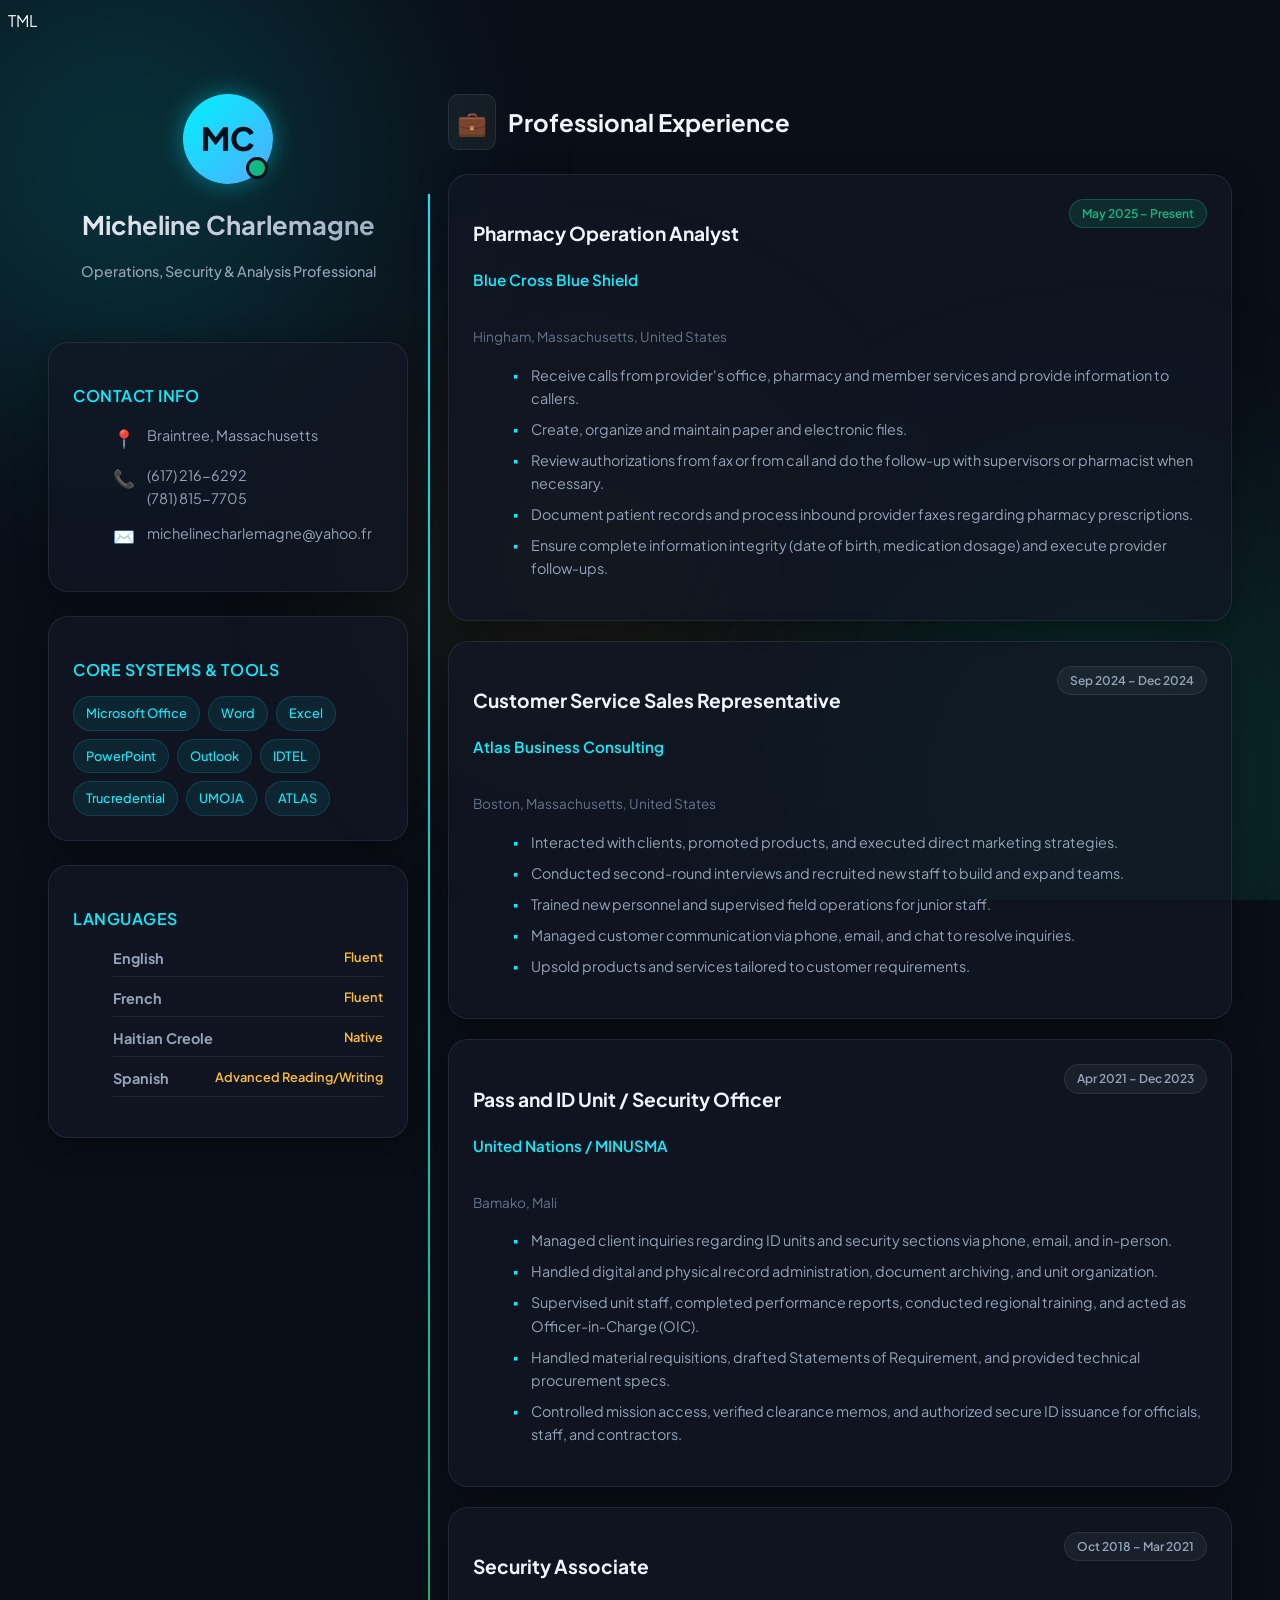
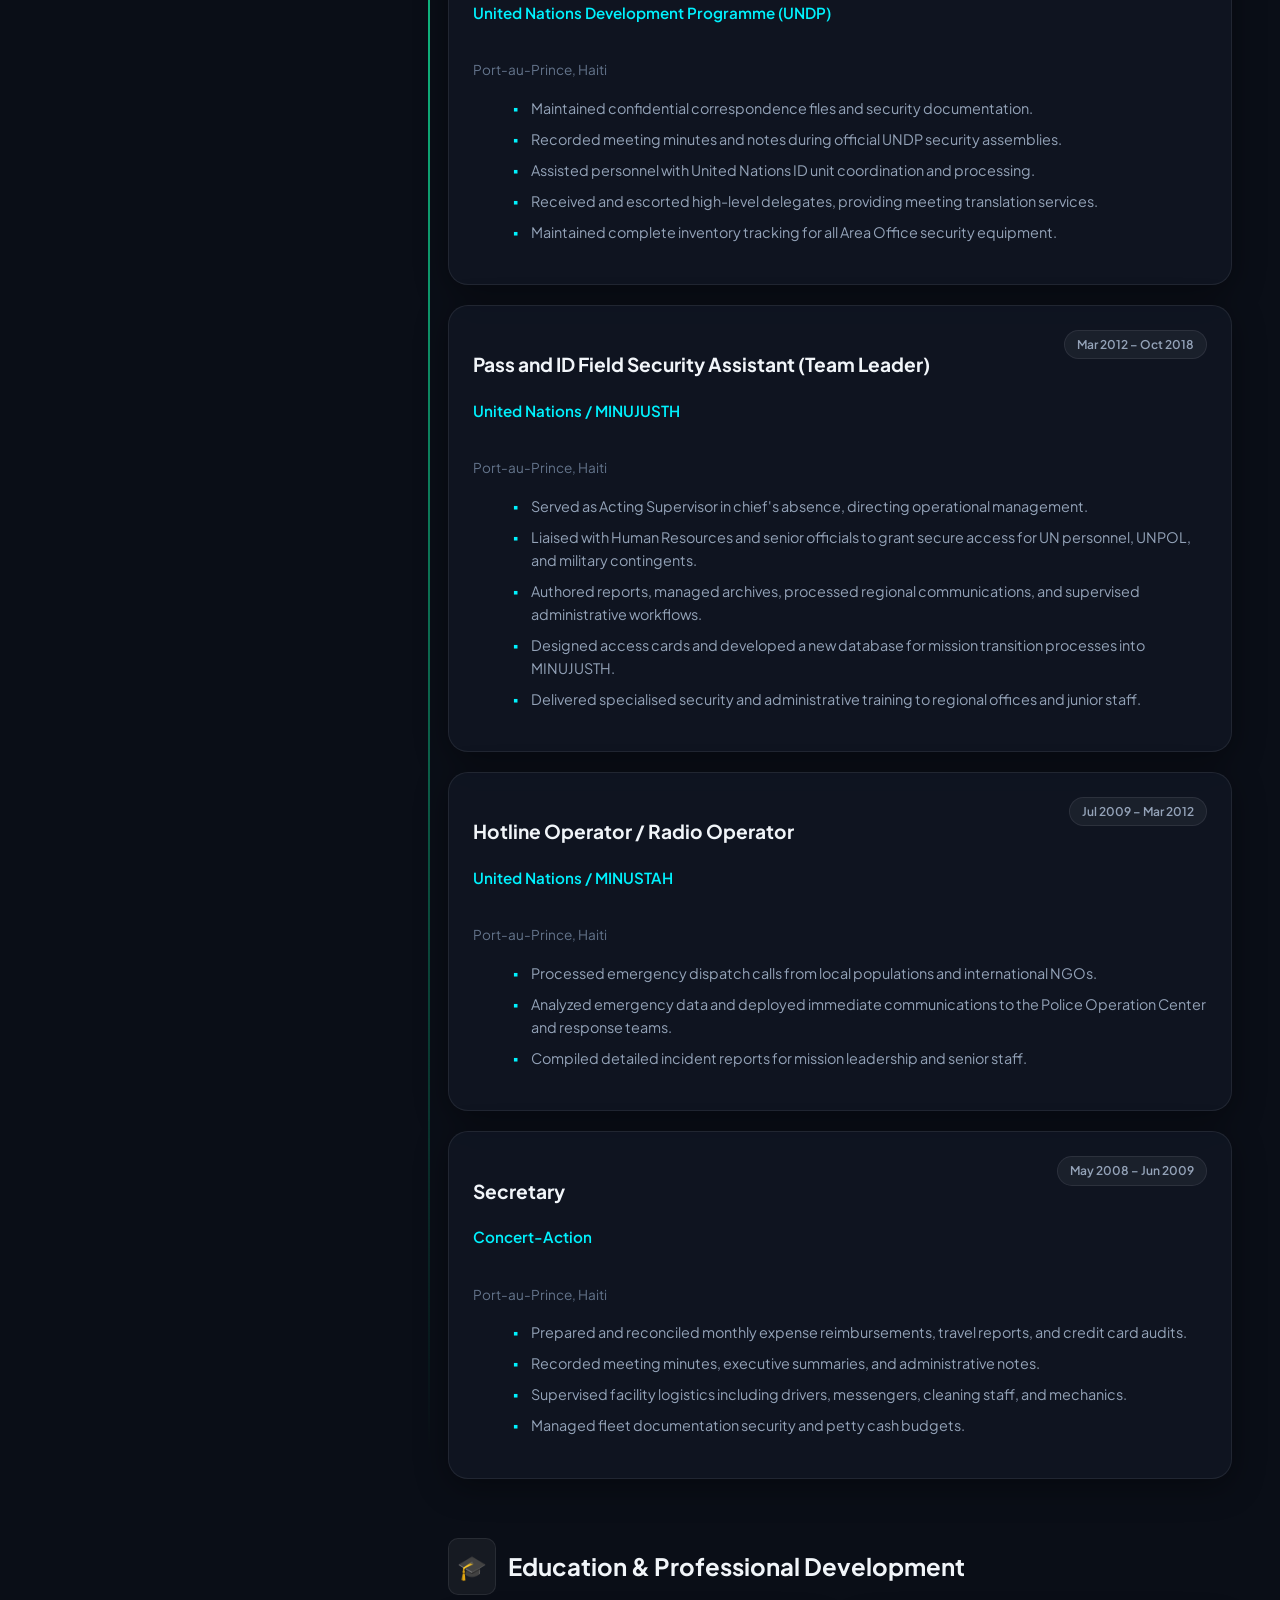
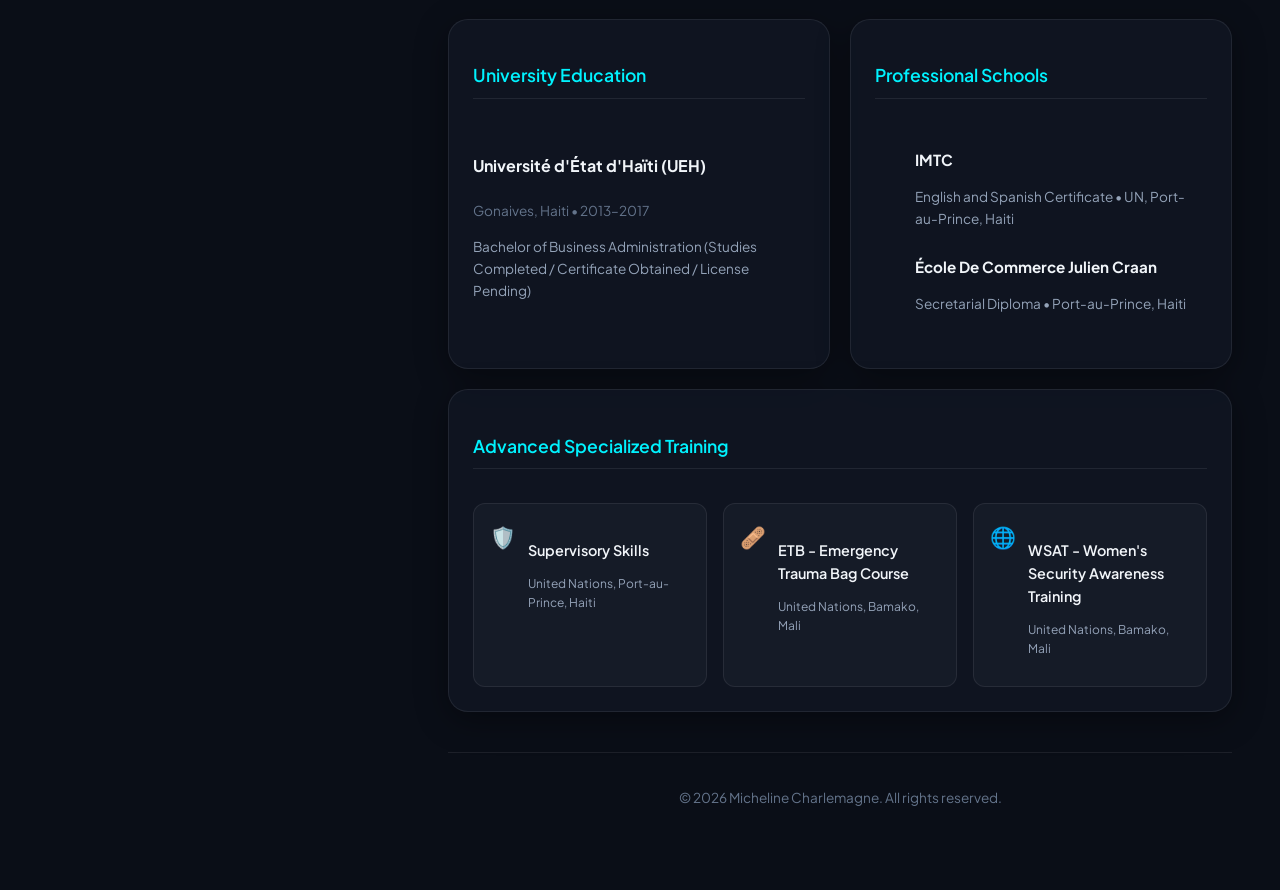
<file: index.html>
TML
<!DOCTYPE html>
<html lang="en">
<head>
    <meta charset="UTF-8">
    <meta name="viewport" content="width=device-width, initial-scale=1.0">
    <title>Micheline Charlemagne | Professional Portfolio</title>
    <link rel="stylesheet" href="style.css">
    <link rel="preconnect" href="https://fonts.googleapis.com">
    <link rel="preconnect" href="https://fonts.gstatic.com" crossorigin>
    <link href="https://fonts.googleapis.com/css2?family=Plus+Jakarta+Sans:wght@300;400;500;600;700;800&display=swap" rel="stylesheet">
</head>
<body>

    <div class="ambient-background">
        <div class="glow-orb orb-1"></div>
        <div class="glow-orb orb-2"></div>
        <div class="glow-orb orb-3"></div>
    </div>

    <div class="portfolio-layout">
        
        <!-- Sidebar / Profile Header -->
        <aside class="profile-sidebar">
            <div class="profile-header">
                <div class="avatar-container">
                    <span class="avatar-initials">MC</span>
                    <div class="status-badge" title="Active & Available"></div>
                </div>
                <h1>Micheline Charlemagne</h1>
                <p class="job-title">Operations, Security & Analysis Professional</p>
            </div>

            <div class="contact-card glass-panel">
                <h3>Contact Info</h3>
                <ul>
                    <li>
                        <span class="icon">📍</span>
                        <span>Braintree, Massachusetts</span>
                    </li>
                    <li>
                        <span class="icon">📞</span>
                        <div class="phones">
                            <a href="tel:6172166292">(617) 216-6292</a><br>
                            <a href="tel:7818157705">(781) 815-7705</a>
                        </div>
                    </li>
                    <li>
                        <span class="icon">✉️</span>
                        <a href="mailto:michelinecharlemagne@yahoo.fr">michelinecharlemagne@yahoo.fr</a>
                    </li>
                </ul>
            </div>

            <div class="skills-card glass-panel">
                <h3>Core Systems & Tools</h3>
                <div class="tag-cloud">
                    <span>Microsoft Office</span>
                    <span>Word</span>
                    <span>Excel</span>
                    <span>PowerPoint</span>
                    <span>Outlook</span>
                    <span>IDTEL</span>
                    <span>Trucredential</span>
                    <span>UMOJA</span>
                    <span>ATLAS</span>
                </div>
            </div>

            <div class="languages-card glass-panel">
                <h3>Languages</h3>
                <ul class="lang-list">
                    <li><strong>English</strong> <span class="level">Fluent</span></li>
                    <li><strong>French</strong> <span class="level">Fluent</span></li>
                    <li><strong>Haitian Creole</strong> <span class="level">Native</span></li>
                    <li><strong>Spanish</strong> <span class="level">Advanced Reading/Writing</span></li>
                </ul>
            </div>
        </aside>

        <!-- Main Content Area -->
        <main class="main-content">
            
            <!-- Professional Experience Section -->
            <section class="content-section">
                <h2><span class="heading-icon">💼</span> Professional Experience</h2>
                
                <div class="timeline">

                    <article class="timeline-card glass-panel">
                        <div class="card-header">
                            <div>
                                <h3>Pharmacy Operation Analyst</h3>
                                <h4 class="company">Blue Cross Blue Shield</h4>
                            </div>
                            <span class="date-badge current">May 2025 – Present</span>
                        </div>
                        <p class="location">Hingham, Massachusetts, United States</p>
                        <ul class="bullet-list">
                            <li>Receive calls from provider's office, pharmacy and member services and provide information to callers.</li>
                            <li>Create, organize and maintain paper and electronic files.</li>
                            <li>Review authorizations from fax or from call and do the follow-up with supervisors or pharmacist when necessary.</li>
                            <li>Document patient records and process inbound provider faxes regarding pharmacy prescriptions.</li>
                            <li>Ensure complete information integrity (date of birth, medication dosage) and execute provider follow-ups.</li>
                        </ul>
                    </article>

                    <article class="timeline-card glass-panel">
                        <div class="card-header">
                            <div>
                                <h3>Customer Service Sales Representative</h3>
                                <h4 class="company">Atlas Business Consulting</h4>
                            </div>
                            <span class="date-badge">Sep 2024 – Dec 2024</span>
                        </div>
                        <p class="location">Boston, Massachusetts, United States</p>
                        <ul class="bullet-list">
                            <li>Interacted with clients, promoted products, and executed direct marketing strategies.</li>
                            <li>Conducted second-round interviews and recruited new staff to build and expand teams.</li>
                            <li>Trained new personnel and supervised field operations for junior staff.</li>
                            <li>Managed customer communication via phone, email, and chat to resolve inquiries.</li>
                            <li>Upsold products and services tailored to customer requirements.</li>
                        </ul>
                    </article>

                    <article class="timeline-card glass-panel">
                        <div class="card-header">
                            <div>
                                <h3>Pass and ID Unit / Security Officer</h3>
                                <h4 class="company">United Nations / MINUSMA</h4>
                            </div>
                            <span class="date-badge">Apr 2021 – Dec 2023</span>
                        </div>
                        <p class="location">Bamako, Mali</p>
                        <ul class="bullet-list">
                            <li>Managed client inquiries regarding ID units and security sections via phone, email, and in-person.</li>
                            <li>Handled digital and physical record administration, document archiving, and unit organization.</li>
                            <li>Supervised unit staff, completed performance reports, conducted regional training, and acted as Officer-in-Charge (OIC).</li>
                            <li>Handled material requisitions, drafted Statements of Requirement, and provided technical procurement specs.</li>
                            <li>Controlled mission access, verified clearance memos, and authorized secure ID issuance for officials, staff, and contractors.</li>
                        </ul>
                    </article>

                    <article class="timeline-card glass-panel">
                        <div class="card-header">
                            <div>
                                <h3>Security Associate</h3>
                                <h4 class="company">United Nations Development Programme (UNDP)</h4>
                            </div>
                            <span class="date-badge">Oct 2018 – Mar 2021</span>
                        </div>
                        <p class="location">Port-au-Prince, Haiti</p>
                        <ul class="bullet-list">
                            <li>Maintained confidential correspondence files and security documentation.</li>
                            <li>Recorded meeting minutes and notes during official UNDP security assemblies.</li>
                            <li>Assisted personnel with United Nations ID unit coordination and processing.</li>
                            <li>Received and escorted high-level delegates, providing meeting translation services.</li>
                            <li>Maintained complete inventory tracking for all Area Office security equipment.</li>
                        </ul>
                    </article>

                    <article class="timeline-card glass-panel">
                        <div class="card-header">
                            <div>
                                <h3>Pass and ID Field Security Assistant (Team Leader)</h3>
                                <h4 class="company">United Nations / MINUJUSTH</h4>
                            </div>
                            <span class="date-badge">Mar 2012 – Oct 2018</span>
                        </div>
                        <p class="location">Port-au-Prince, Haiti</p>
                        <ul class="bullet-list">
                            <li>Served as Acting Supervisor in chief's absence, directing operational management.</li>
                            <li>Liaised with Human Resources and senior officials to grant secure access for UN personnel, UNPOL, and military contingents.</li>
                            <li>Authored reports, managed archives, processed regional communications, and supervised administrative workflows.</li>
                            <li>Designed access cards and developed a new database for mission transition processes into MINUJUSTH.</li>
                            <li>Delivered specialised security and administrative training to regional offices and junior staff.</li>
                        </ul>
                    </article>

                    <article class="timeline-card glass-panel">
                        <div class="card-header">
                            <div>
                                <h3>Hotline Operator / Radio Operator</h3>
                                <h4 class="company">United Nations / MINUSTAH</h4>
                            </div>
                            <span class="date-badge">Jul 2009 – Mar 2012</span>
                        </div>
                        <p class="location">Port-au-Prince, Haiti</p>
                        <ul class="bullet-list">
                            <li>Processed emergency dispatch calls from local populations and international NGOs.</li>
                            <li>Analyzed emergency data and deployed immediate communications to the Police Operation Center and response teams.</li>
                            <li>Compiled detailed incident reports for mission leadership and senior staff.</li>
                        </ul>
                    </article>

                    <article class="timeline-card glass-panel">
                        <div class="card-header">
                            <div>
                                <h3>Secretary</h3>
                                <h4 class="company">Concert-Action</h4>
                            </div>
                            <span class="date-badge">May 2008 – Jun 2009</span>
                        </div>
                        <p class="location">Port-au-Prince, Haiti</p>
                        <ul class="bullet-list">
                            <li>Prepared and reconciled monthly expense reimbursements, travel reports, and credit card audits.</li>
                            <li>Recorded meeting minutes, executive summaries, and administrative notes.</li>
                            <li>Supervised facility logistics including drivers, messengers, cleaning staff, and mechanics.</li>
                            <li>Managed fleet documentation security and petty cash budgets.</li>
                        </ul>
                    </article>

                </div>
            </section>

            <!-- Education & Training Section -->
            <section class="content-section">
                <h2><span class="heading-icon">🎓</span> Education & Professional Development</h2>
                
                <div class="grid-container">
                    
                    <div class="glass-panel info-card">
                        <h3>University Education</h3>
                        <div class="edu-item">
                            <h4>Université d'État d'Haïti (UEH)</h4>
                            <p class="location">Gonaives, Haiti • 2013–2017</p>
                            <p class="detail">Bachelor of Business Administration (Studies Completed / Certificate Obtained / License Pending)</p>
                        </div>
                    </div>

                    <div class="glass-panel info-card">
                        <h3>Professional Schools</h3>
                        <ul class="clean-list">
                            <li>
                                <strong>IMTC</strong>
                                <p>English and Spanish Certificate • UN, Port-au-Prince, Haiti</p>
                            </li>
                            <li>
                                <strong>École De Commerce Julien Craan</strong>
                                <p>Secretarial Diploma • Port-au-Prince, Haiti</p>
                            </li>
                        </ul>
                    </div>

                    <div class="glass-panel info-card full-span">
                        <h3>Advanced Specialized Training</h3>
                        <div class="trainings-grid">
                            <div class="training-badge">
                                <span class="badge-icon">🛡️</span>
                                <div>
                                    <h4>Supervisory Skills</h4>
                                    <p>United Nations, Port-au-Prince, Haiti</p>
                                </div>
                            </div>
                            <div class="training-badge">
                                <span class="badge-icon">🩹</span>
                                <div>
                                    <h4>ETB - Emergency Trauma Bag Course</h4>
                                    <p>United Nations, Bamako, Mali</p>
                                </div>
                            </div>
                            <div class="training-badge">
                                <span class="badge-icon">🌐</span>
                                <div>
                                    <h4>WSAT - Women's Security Awareness Training</h4>
                                    <p>United Nations, Bamako, Mali</p>
                                </div>
                            </div>
                        </div>
                    </div>

                </div>
            </section>

            <footer class="site-footer">
                <p>&copy; 2026 Micheline Charlemagne. All rights reserved.</p>
            </footer>

        </main>

    </div>

</body>
</html
</file>
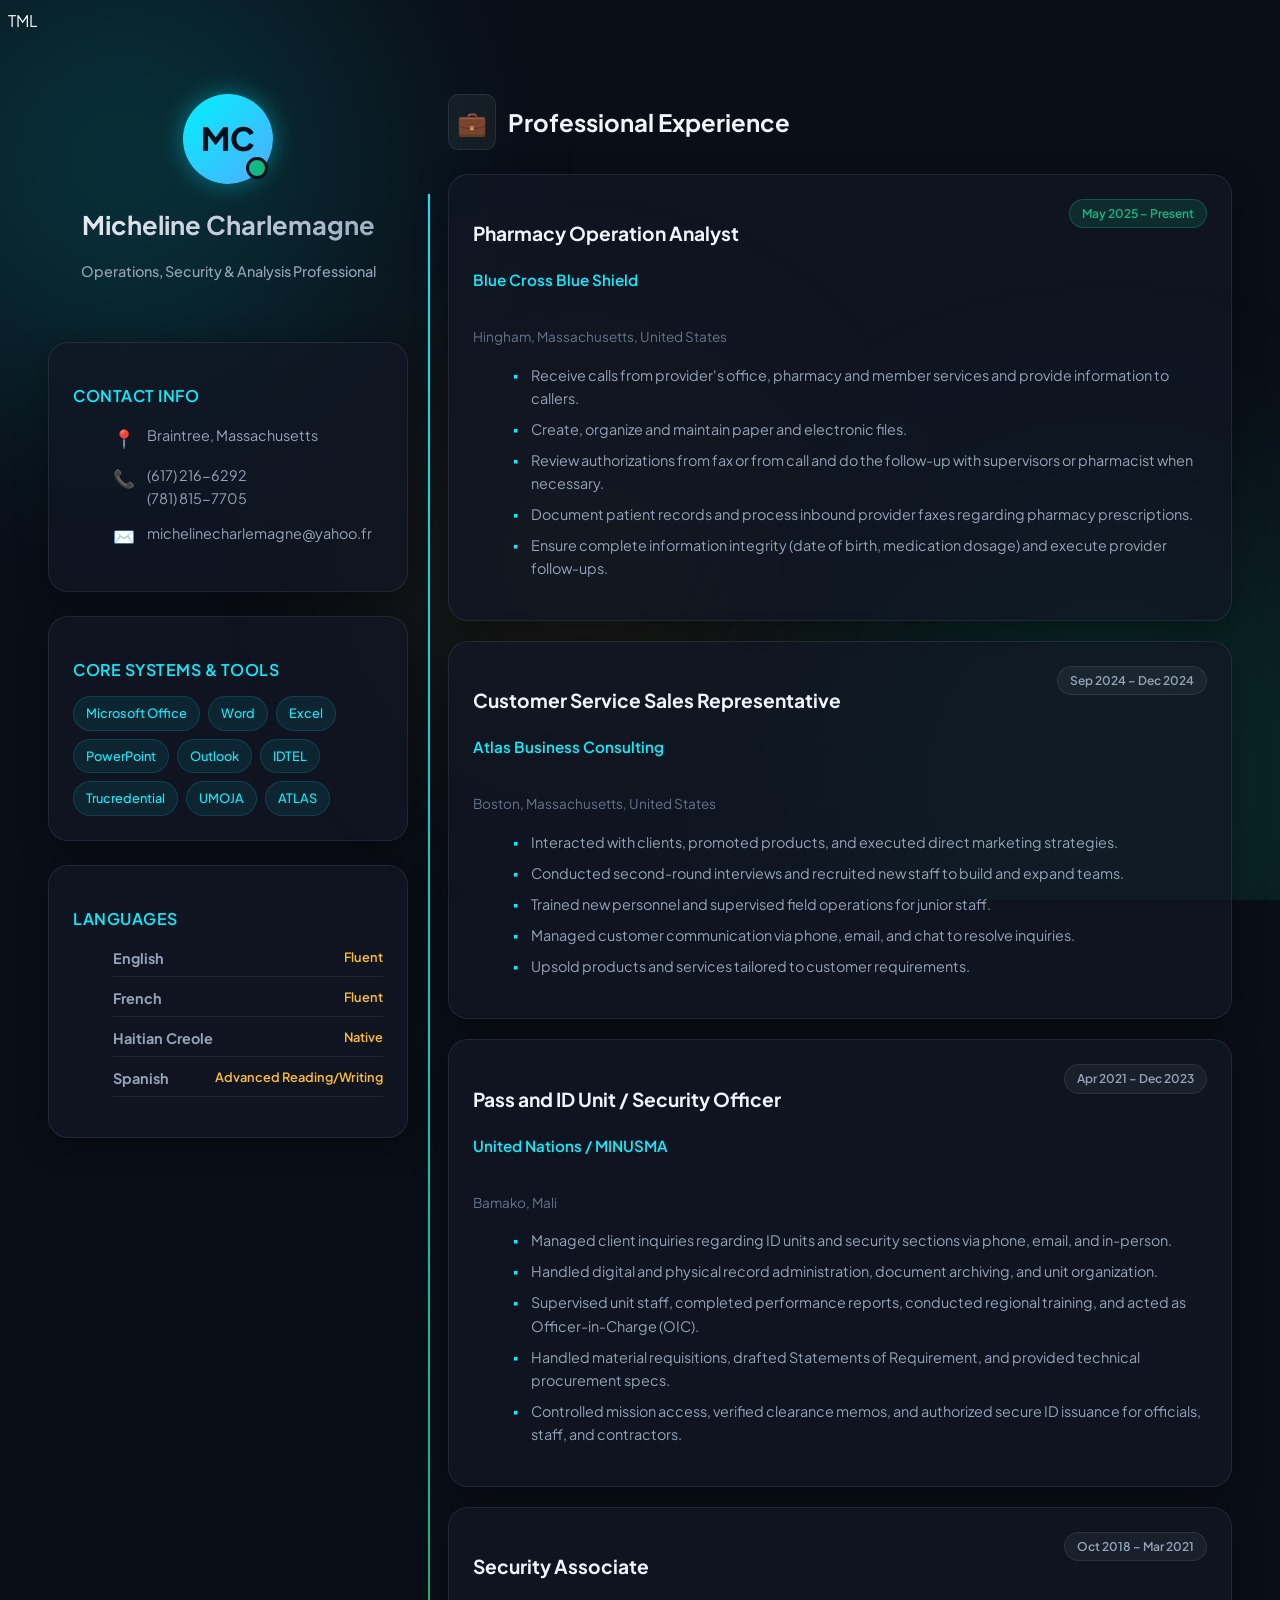
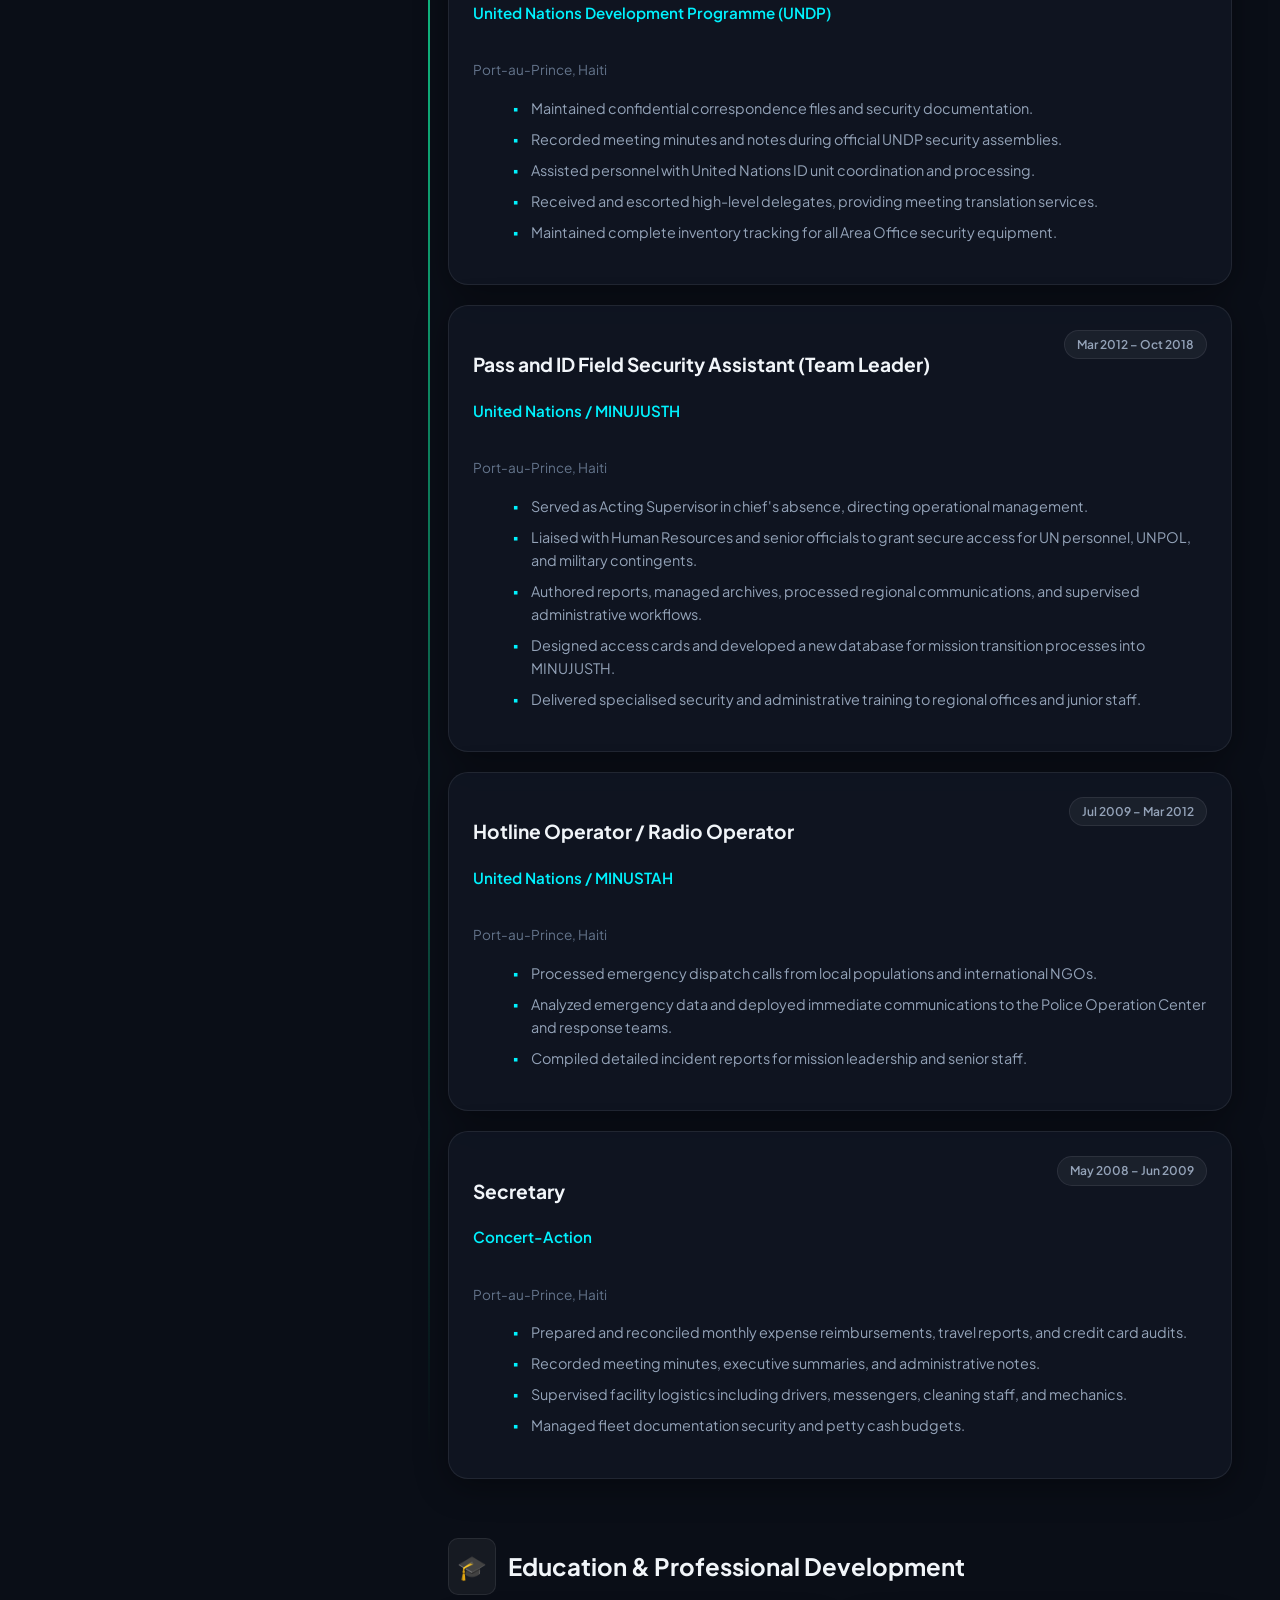
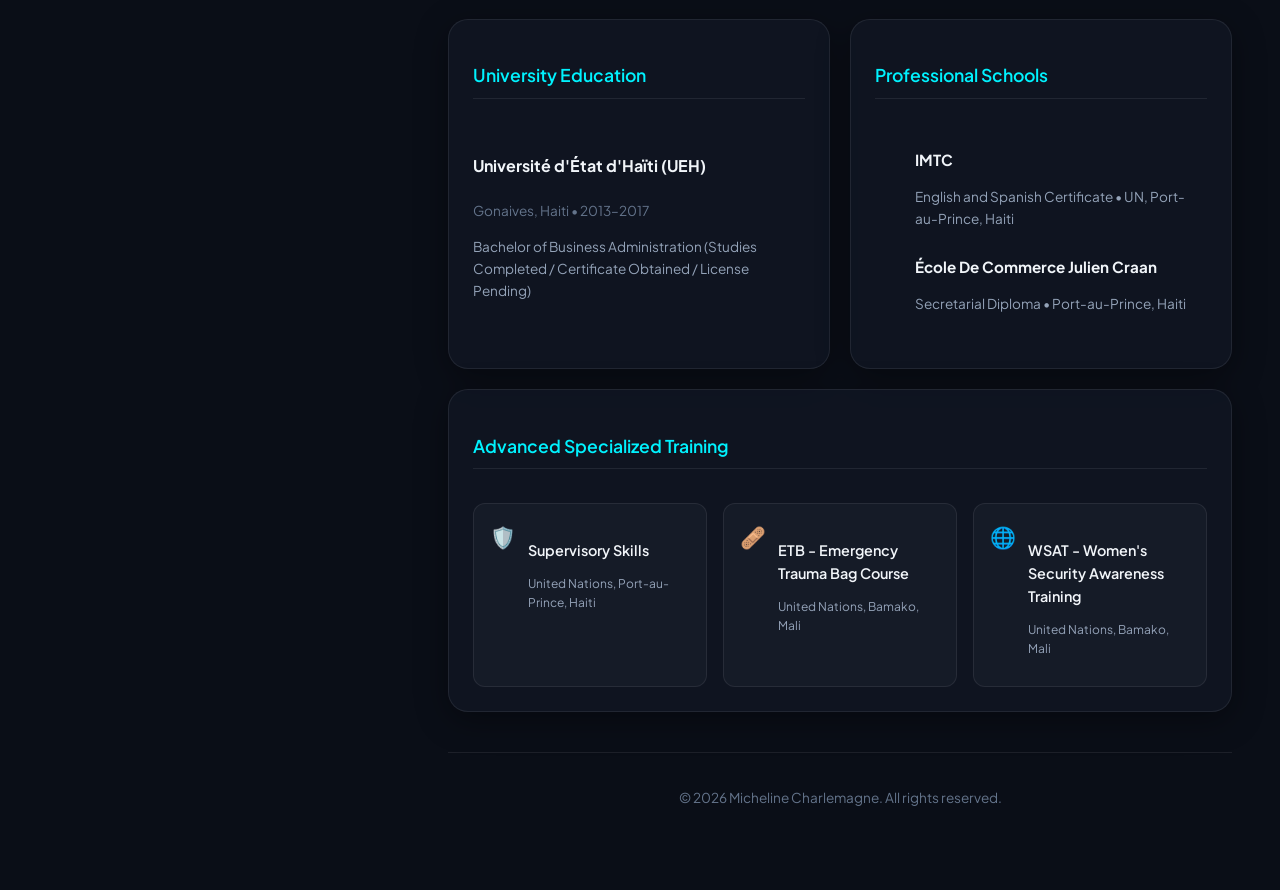
<file: index01.html>
TML
<!DOCTYPE html>
<html lang="en">
<head>
    <meta charset="UTF-8">
    <meta name="viewport" content="width=device-width, initial-scale=1.0">
    <title>Micheline Charlemagne | Professional Portfolio</title>
    <link rel="stylesheet" href="style01.css">
    <link rel="preconnect" href="https://fonts.googleapis.com">
    <link rel="preconnect" href="https://fonts.gstatic.com" crossorigin>
    <link href="https://fonts.googleapis.com/css2?family=Plus+Jakarta+Sans:wght@300;400;500;600;700;800&display=swap" rel="stylesheet">
</head>
<body>

    <div class="ambient-background">
        <div class="glow-orb orb-1"></div>
        <div class="glow-orb orb-2"></div>
        <div class="glow-orb orb-3"></div>
    </div>

    <div class="portfolio-layout">
        
        <!-- Sidebar / Profile Header -->
        <aside class="profile-sidebar">
            <div class="profile-header">
                <div class="avatar-container">
                    <span class="avatar-initials">MC</span>
                    <div class="status-badge" title="Active & Available"></div>
                </div>
                <h1>Micheline Charlemagne</h1>
                <p class="job-title">Operations, Security & Analysis Professional</p>
            </div>

            <div class="contact-card glass-panel">
                <h3>Contact Info</h3>
                <ul>
                    <li>
                        <span class="icon">📍</span>
                        <span>Braintree, Massachusetts</span>
                    </li>
                    <li>
                        <span class="icon">📞</span>
                        <div class="phones">
                            <a href="tel:6172166292">(617) 216-6292</a><br>
                            <a href="tel:7818157705">(781) 815-7705</a>
                        </div>
                    </li>
                    <li>
                        <span class="icon">✉️</span>
                        <a href="mailto:michelinecharlemagne@yahoo.fr">michelinecharlemagne@yahoo.fr</a>
                    </li>
                </ul>
            </div>

            <div class="skills-card glass-panel">
                <h3>Core Systems & Tools</h3>
                <div class="tag-cloud">
                    <span>Microsoft Office</span>
                    <span>Word</span>
                    <span>Excel</span>
                    <span>PowerPoint</span>
                    <span>Outlook</span>
                    <span>IDTEL</span>
                    <span>Trucredential</span>
                    <span>UMOJA</span>
                    <span>ATLAS</span>
                </div>
            </div>

            <div class="languages-card glass-panel">
                <h3>Languages</h3>
                <ul class="lang-list">
                    <li><strong>English</strong> <span class="level">Fluent</span></li>
                    <li><strong>French</strong> <span class="level">Fluent</span></li>
                    <li><strong>Haitian Creole</strong> <span class="level">Native</span></li>
                    <li><strong>Spanish</strong> <span class="level">Advanced Reading/Writing</span></li>
                </ul>
            </div>
        </aside>

        <!-- Main Content Area -->
        <main class="main-content">
            
            <!-- Professional Experience Section -->
            <section class="content-section">
                <h2><span class="heading-icon">💼</span> Professional Experience</h2>
                
                <div class="timeline">

                    <article class="timeline-card glass-panel">
                        <div class="card-header">
                            <div>
                                <h3>Pharmacy Operation Analyst</h3>
                                <h4 class="company">Blue Cross Blue Shield</h4>
                            </div>
                            <span class="date-badge current">May 2025 – Present</span>
                        </div>
                        <p class="location">Hingham, Massachusetts, United States</p>
                        <ul class="bullet-list">
                            <li>Receive calls from provider's office, pharmacy and member services and provide information to callers.</li>
                            <li>Create, organize and maintain paper and electronic files.</li>
                            <li>Review authorizations from fax or from call and do the follow-up with supervisors or pharmacist when necessary.</li>
                            <li>Document patient records and process inbound provider faxes regarding pharmacy prescriptions.</li>
                            <li>Ensure complete information integrity (date of birth, medication dosage) and execute provider follow-ups.</li>
                        </ul>
                    </article>

                    <article class="timeline-card glass-panel">
                        <div class="card-header">
                            <div>
                                <h3>Customer Service Sales Representative</h3>
                                <h4 class="company">Atlas Business Consulting</h4>
                            </div>
                            <span class="date-badge">Sep 2024 – Dec 2024</span>
                        </div>
                        <p class="location">Boston, Massachusetts, United States</p>
                        <ul class="bullet-list">
                            <li>Interacted with clients, promoted products, and executed direct marketing strategies.</li>
                            <li>Conducted second-round interviews and recruited new staff to build and expand teams.</li>
                            <li>Trained new personnel and supervised field operations for junior staff.</li>
                            <li>Managed customer communication via phone, email, and chat to resolve inquiries.</li>
                            <li>Upsold products and services tailored to customer requirements.</li>
                        </ul>
                    </article>

                    <article class="timeline-card glass-panel">
                        <div class="card-header">
                            <div>
                                <h3>Pass and ID Unit / Security Officer</h3>
                                <h4 class="company">United Nations / MINUSMA</h4>
                            </div>
                            <span class="date-badge">Apr 2021 – Dec 2023</span>
                        </div>
                        <p class="location">Bamako, Mali</p>
                        <ul class="bullet-list">
                            <li>Managed client inquiries regarding ID units and security sections via phone, email, and in-person.</li>
                            <li>Handled digital and physical record administration, document archiving, and unit organization.</li>
                            <li>Supervised unit staff, completed performance reports, conducted regional training, and acted as Officer-in-Charge (OIC).</li>
                            <li>Handled material requisitions, drafted Statements of Requirement, and provided technical procurement specs.</li>
                            <li>Controlled mission access, verified clearance memos, and authorized secure ID issuance for officials, staff, and contractors.</li>
                        </ul>
                    </article>

                    <article class="timeline-card glass-panel">
                        <div class="card-header">
                            <div>
                                <h3>Security Associate</h3>
                                <h4 class="company">United Nations Development Programme (UNDP)</h4>
                            </div>
                            <span class="date-badge">Oct 2018 – Mar 2021</span>
                        </div>
                        <p class="location">Port-au-Prince, Haiti</p>
                        <ul class="bullet-list">
                            <li>Maintained confidential correspondence files and security documentation.</li>
                            <li>Recorded meeting minutes and notes during official UNDP security assemblies.</li>
                            <li>Assisted personnel with United Nations ID unit coordination and processing.</li>
                            <li>Received and escorted high-level delegates, providing meeting translation services.</li>
                            <li>Maintained complete inventory tracking for all Area Office security equipment.</li>
                        </ul>
                    </article>

                    <article class="timeline-card glass-panel">
                        <div class="card-header">
                            <div>
                                <h3>Pass and ID Field Security Assistant (Team Leader)</h3>
                                <h4 class="company">United Nations / MINUJUSTH</h4>
                            </div>
                            <span class="date-badge">Mar 2012 – Oct 2018</span>
                        </div>
                        <p class="location">Port-au-Prince, Haiti</p>
                        <ul class="bullet-list">
                            <li>Served as Acting Supervisor in chief's absence, directing operational management.</li>
                            <li>Liaised with Human Resources and senior officials to grant secure access for UN personnel, UNPOL, and military contingents.</li>
                            <li>Authored reports, managed archives, processed regional communications, and supervised administrative workflows.</li>
                            <li>Designed access cards and developed a new database for mission transition processes into MINUJUSTH.</li>
                            <li>Delivered specialised security and administrative training to regional offices and junior staff.</li>
                        </ul>
                    </article>

                    <article class="timeline-card glass-panel">
                        <div class="card-header">
                            <div>
                                <h3>Hotline Operator / Radio Operator</h3>
                                <h4 class="company">United Nations / MINUSTAH</h4>
                            </div>
                            <span class="date-badge">Jul 2009 – Mar 2012</span>
                        </div>
                        <p class="location">Port-au-Prince, Haiti</p>
                        <ul class="bullet-list">
                            <li>Processed emergency dispatch calls from local populations and international NGOs.</li>
                            <li>Analyzed emergency data and deployed immediate communications to the Police Operation Center and response teams.</li>
                            <li>Compiled detailed incident reports for mission leadership and senior staff.</li>
                        </ul>
                    </article>

                    <article class="timeline-card glass-panel">
                        <div class="card-header">
                            <div>
                                <h3>Secretary</h3>
                                <h4 class="company">Concert-Action</h4>
                            </div>
                            <span class="date-badge">May 2008 – Jun 2009</span>
                        </div>
                        <p class="location">Port-au-Prince, Haiti</p>
                        <ul class="bullet-list">
                            <li>Prepared and reconciled monthly expense reimbursements, travel reports, and credit card audits.</li>
                            <li>Recorded meeting minutes, executive summaries, and administrative notes.</li>
                            <li>Supervised facility logistics including drivers, messengers, cleaning staff, and mechanics.</li>
                            <li>Managed fleet documentation security and petty cash budgets.</li>
                        </ul>
                    </article>

                </div>
            </section>

            <!-- Education & Training Section -->
            <section class="content-section">
                <h2><span class="heading-icon">🎓</span> Education & Professional Development</h2>
                
                <div class="grid-container">
                    
                    <div class="glass-panel info-card">
                        <h3>University Education</h3>
                        <div class="edu-item">
                            <h4>Université d'État d'Haïti (UEH)</h4>
                            <p class="location">Gonaives, Haiti • 2013–2017</p>
                            <p class="detail">Bachelor of Business Administration (Studies Completed / Certificate Obtained / License Pending)</p>
                        </div>
                    </div>

                    <div class="glass-panel info-card">
                        <h3>Professional Schools</h3>
                        <ul class="clean-list">
                            <li>
                                <strong>IMTC</strong>
                                <p>English and Spanish Certificate • UN, Port-au-Prince, Haiti</p>
                            </li>
                            <li>
                                <strong>École De Commerce Julien Craan</strong>
                                <p>Secretarial Diploma • Port-au-Prince, Haiti</p>
                            </li>
                        </ul>
                    </div>

                    <div class="glass-panel info-card full-span">
                        <h3>Advanced Specialized Training</h3>
                        <div class="trainings-grid">
                            <div class="training-badge">
                                <span class="badge-icon">🛡️</span>
                                <div>
                                    <h4>Supervisory Skills</h4>
                                    <p>United Nations, Port-au-Prince, Haiti</p>
                                </div>
                            </div>
                            <div class="training-badge">
                                <span class="badge-icon">🩹</span>
                                <div>
                                    <h4>ETB - Emergency Trauma Bag Course</h4>
                                    <p>United Nations, Bamako, Mali</p>
                                </div>
                            </div>
                            <div class="training-badge">
                                <span class="badge-icon">🌐</span>
                                <div>
                                    <h4>WSAT - Women's Security Awareness Training</h4>
                                    <p>United Nations, Bamako, Mali</p>
                                </div>
                            </div>
                        </div>
                    </div>

                </div>
            </section>

            <footer class="site-footer">
                <p>&copy; 2026 Micheline Charlemagne. All rights reserved.</p>
            </footer>

        </main>

    </div>

</body>
</html
</file>
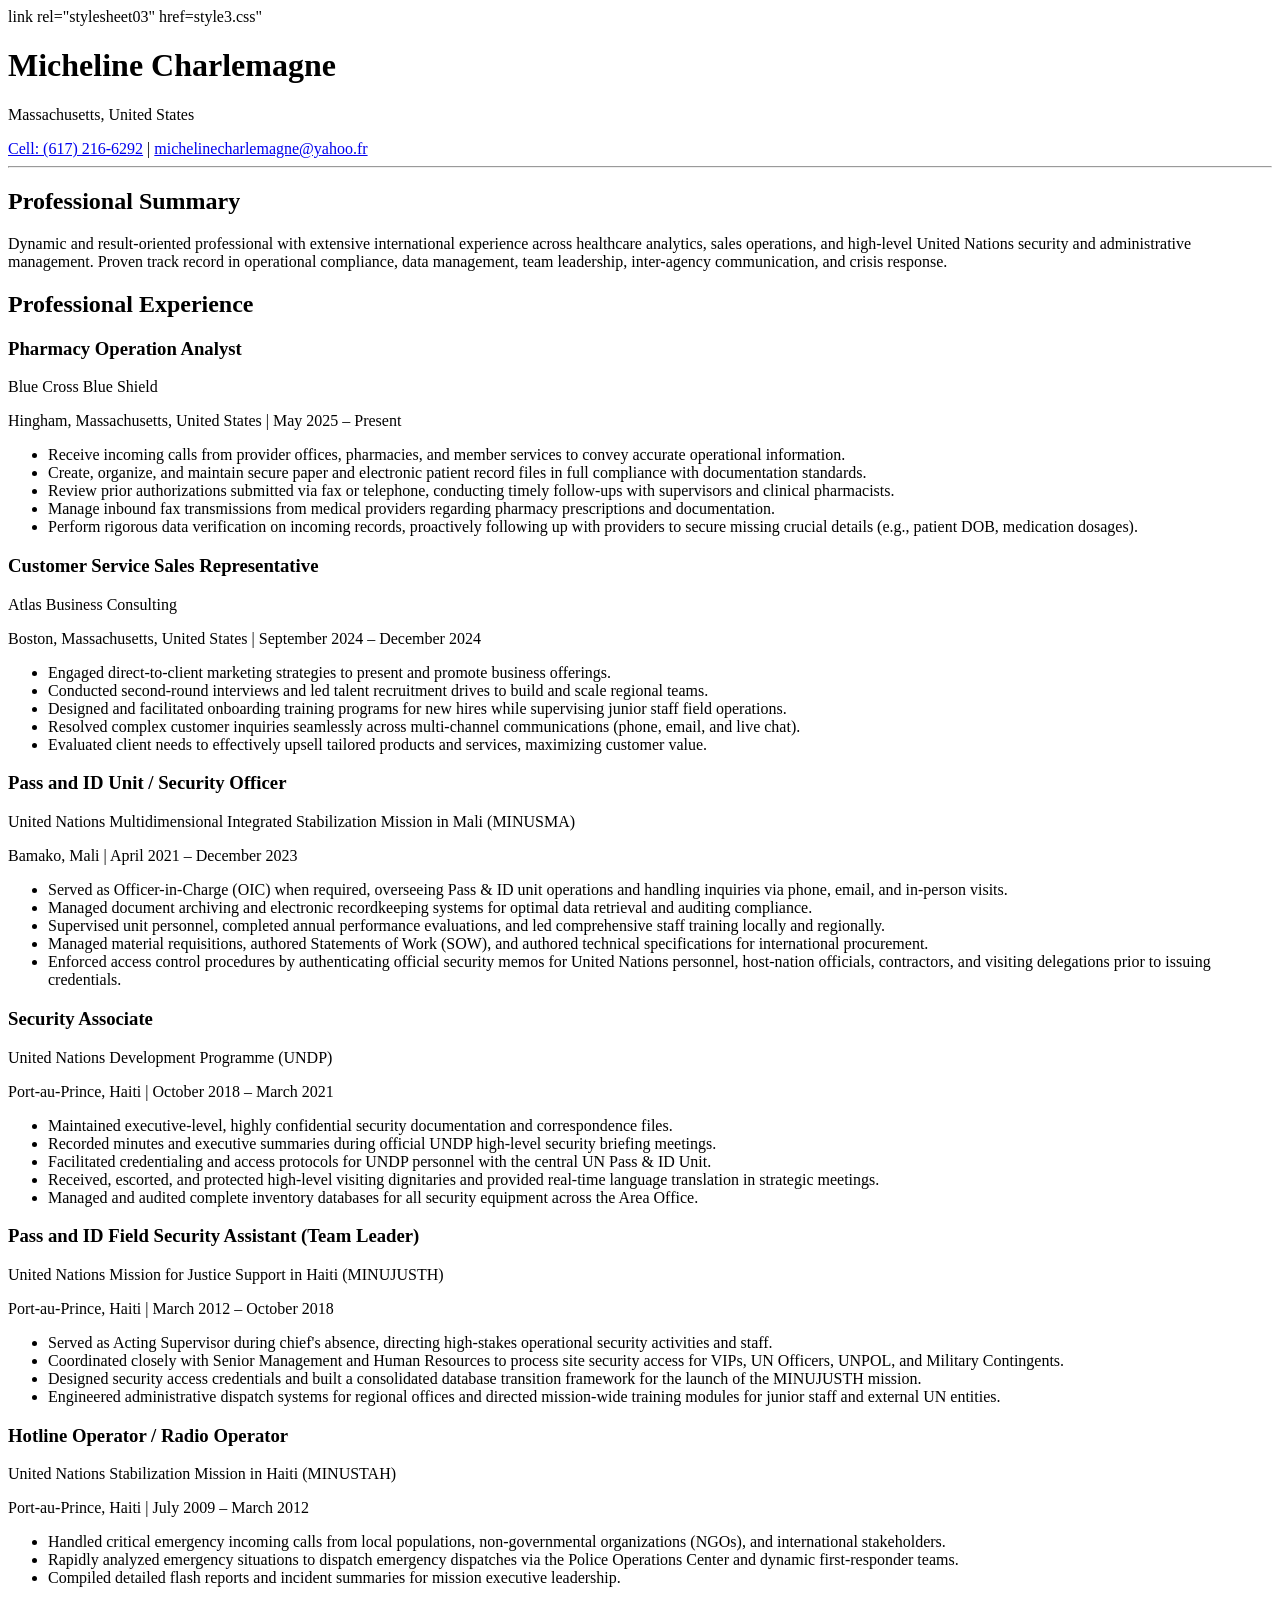
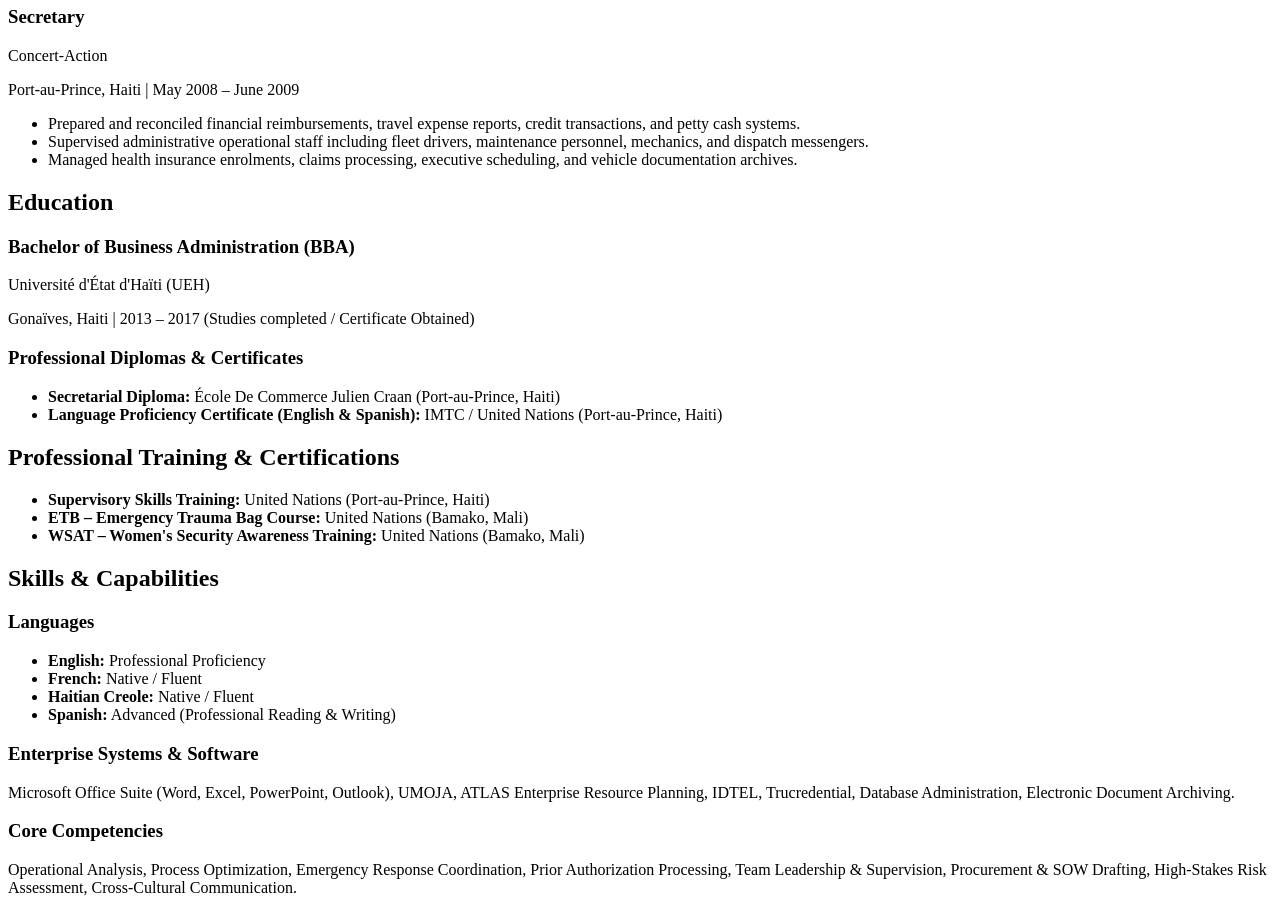
<file: index03.html>
<!DOCTYPE html>
<html lang="en">
<head>
    <meta charset="UTF-8">
    <meta name="viewport" content="width=device-width, initial-scale=1.0">
    <title>Micheline Charlemagne - Resume</title>
    link rel="stylesheet03" href=style3.css"
</head>
<body>

    <!-- Header Section -->
    <header id="header">
        <h1>Micheline Charlemagne</h1>
        <p class="location">Massachusetts, United States</p>
        <div class="contact-info">
            <a href="tel:6172166292">Cell: (617) 216-6292</a> | 
            <a href="mailto:michelinecharlemagne@yahoo.fr">michelinecharlemagne@yahoo.fr</a>
        </div>
    </header>

    <hr>

    <!-- Professional Summary -->
    <section id="summary">
        <h2>Professional Summary</h2>
        <p>Dynamic and result-oriented professional with extensive international experience across healthcare analytics, sales operations, and high-level United Nations security and administrative management. Proven track record in operational compliance, data management, team leadership, inter-agency communication, and crisis response.</p>
    </section>

    <!-- Professional Experience -->
    <section id="experience">
        <h2>Professional Experience</h2>

        <article class="job">
            <header>
                <h3>Pharmacy Operation Analyst</h3>
                <p class="company">Blue Cross Blue Shield</p>
                <p class="job-meta">
                    <span class="location">Hingham, Massachusetts, United States</span> | 
                    <time datetime="2025-05">May 2025</time> &ndash; Present
                </p>
            </header>
            <ul>
                <li>Receive incoming calls from provider offices, pharmacies, and member services to convey accurate operational information.</li>
                <li>Create, organize, and maintain secure paper and electronic patient record files in full compliance with documentation standards.</li>
                <li>Review prior authorizations submitted via fax or telephone, conducting timely follow-ups with supervisors and clinical pharmacists.</li>
                <li>Manage inbound fax transmissions from medical providers regarding pharmacy prescriptions and documentation.</li>
                <li>Perform rigorous data verification on incoming records, proactively following up with providers to secure missing crucial details (e.g., patient DOB, medication dosages).</li>
            </ul>
        </article>

        <article class="job">
            <header>
                <h3>Customer Service Sales Representative</h3>
                <p class="company">Atlas Business Consulting</p>
                <p class="job-meta">
                    <span class="location">Boston, Massachusetts, United States</span> | 
                    <time datetime="2024-09">September 2024</time> &ndash; <time datetime="2024-12">December 2024</time>
                </p>
            </header>
            <ul>
                <li>Engaged direct-to-client marketing strategies to present and promote business offerings.</li>
                <li>Conducted second-round interviews and led talent recruitment drives to build and scale regional teams.</li>
                <li>Designed and facilitated onboarding training programs for new hires while supervising junior staff field operations.</li>
                <li>Resolved complex customer inquiries seamlessly across multi-channel communications (phone, email, and live chat).</li>
                <li>Evaluated client needs to effectively upsell tailored products and services, maximizing customer value.</li>
            </ul>
        </article>

        <article class="job">
            <header>
                <h3>Pass and ID Unit / Security Officer</h3>
                <p class="company">United Nations Multidimensional Integrated Stabilization Mission in Mali (MINUSMA)</p>
                <p class="job-meta">
                    <span class="location">Bamako, Mali</span> | 
                    <time datetime="2021-04">April 2021</time> &ndash; <time datetime="2023-12">December 2023</time>
                </p>
            </header>
            <ul>
                <li>Served as Officer-in-Charge (OIC) when required, overseeing Pass &amp; ID unit operations and handling inquiries via phone, email, and in-person visits.</li>
                <li>Managed document archiving and electronic recordkeeping systems for optimal data retrieval and auditing compliance.</li>
                <li>Supervised unit personnel, completed annual performance evaluations, and led comprehensive staff training locally and regionally.</li>
                <li>Managed material requisitions, authored Statements of Work (SOW), and authored technical specifications for international procurement.</li>
                <li>Enforced access control procedures by authenticating official security memos for United Nations personnel, host-nation officials, contractors, and visiting delegations prior to issuing credentials.</li>
            </ul>
        </article>

        <article class="job">
            <header>
                <h3>Security Associate</h3>
                <p class="company">United Nations Development Programme (UNDP)</p>
                <p class="job-meta">
                    <span class="location">Port-au-Prince, Haiti</span> | 
                    <time datetime="2018-10">October 2018</time> &ndash; <time datetime="2021-03">March 2021</time>
                </p>
            </header>
            <ul>
                <li>Maintained executive-level, highly confidential security documentation and correspondence files.</li>
                <li>Recorded minutes and executive summaries during official UNDP high-level security briefing meetings.</li>
                <li>Facilitated credentialing and access protocols for UNDP personnel with the central UN Pass &amp; ID Unit.</li>
                <li>Received, escorted, and protected high-level visiting dignitaries and provided real-time language translation in strategic meetings.</li>
                <li>Managed and audited complete inventory databases for all security equipment across the Area Office.</li>
            </ul>
        </article>

        <article class="job">
            <header>
                <h3>Pass and ID Field Security Assistant (Team Leader)</h3>
                <p class="company">United Nations Mission for Justice Support in Haiti (MINUJUSTH)</p>
                <p class="job-meta">
                    <span class="location">Port-au-Prince, Haiti</span> | 
                    <time datetime="2012-03">March 2012</time> &ndash; <time datetime="2018-10">October 2018</time>
                </p>
            </header>
            <ul>
                <li>Served as Acting Supervisor during chief's absence, directing high-stakes operational security activities and staff.</li>
                <li>Coordinated closely with Senior Management and Human Resources to process site security access for VIPs, UN Officers, UNPOL, and Military Contingents.</li>
                <li>Designed security access credentials and built a consolidated database transition framework for the launch of the MINUJUSTH mission.</li>
                <li>Engineered administrative dispatch systems for regional offices and directed mission-wide training modules for junior staff and external UN entities.</li>
            </ul>
        </article>

        <article class="job">
            <header>
                <h3>Hotline Operator / Radio Operator</h3>
                <p class="company">United Nations Stabilization Mission in Haiti (MINUSTAH)</p>
                <p class="job-meta">
                    <span class="location">Port-au-Prince, Haiti</span> | 
                    <time datetime="2009-07">July 2009</time> &ndash; <time datetime="2012-03">March 2012</time>
                </p>
            </header>
            <ul>
                <li>Handled critical emergency incoming calls from local populations, non-governmental organizations (NGOs), and international stakeholders.</li>
                <li>Rapidly analyzed emergency situations to dispatch emergency dispatches via the Police Operations Center and dynamic first-responder teams.</li>
                <li>Compiled detailed flash reports and incident summaries for mission executive leadership.</li>
            </ul>
        </article>

        <article class="job">
            <header>
                <h3>Secretary</h3>
                <p class="company">Concert-Action</p>
                <p class="job-meta">
                    <span class="location">Port-au-Prince, Haiti</span> | 
                    <time datetime="2008-05">May 2008</time> &ndash; <time datetime="2009-06">June 2009</time>
                </p>
            </header>
            <ul>
                <li>Prepared and reconciled financial reimbursements, travel expense reports, credit transactions, and petty cash systems.</li>
                <li>Supervised administrative operational staff including fleet drivers, maintenance personnel, mechanics, and dispatch messengers.</li>
                <li>Managed health insurance enrolments, claims processing, executive scheduling, and vehicle documentation archives.</li>
            </ul>
        </article>
    </section>

    <!-- Education -->
    <section id="education">
        <h2>Education</h2>
        
        <article class="education-item">
            <h3>Bachelor of Business Administration (BBA)</h3>
            <p class="institution">Université d'État d'Haïti (UEH)</p>
            <p class="meta">Gonaïves, Haiti | 2013 &ndash; 2017 (Studies completed / Certificate Obtained)</p>
        </article>

        <article class="education-item">
            <h3>Professional Diplomas &amp; Certificates</h3>
            <ul>
                <li><strong>Secretarial Diploma:</strong> École De Commerce Julien Craan (Port-au-Prince, Haiti)</li>
                <li><strong>Language Proficiency Certificate (English &amp; Spanish):</strong> IMTC / United Nations (Port-au-Prince, Haiti)</li>
            </ul>
        </article>
    </section>

    <!-- Professional Training & Certifications -->
    <section id="certifications">
        <h2>Professional Training &amp; Certifications</h2>
        <ul>
            <li><strong>Supervisory Skills Training:</strong> United Nations (Port-au-Prince, Haiti)</li>
            <li><strong>ETB &ndash; Emergency Trauma Bag Course:</strong> United Nations (Bamako, Mali)</li>
            <li><strong>WSAT &ndash; Women's Security Awareness Training:</strong> United Nations (Bamako, Mali)</li>
        </ul>
    </section>

    <!-- Skills & Languages -->
    <section id="skills">
        <h2>Skills &amp; Capabilities</h2>
        
        <div class="skills-group">
            <h3>Languages</h3>
            <ul>
                <li><strong>English:</strong> Professional Proficiency</li>
                <li><strong>French:</strong> Native / Fluent</li>
                <li><strong>Haitian Creole:</strong> Native / Fluent</li>
                <li><strong>Spanish:</strong> Advanced (Professional Reading &amp; Writing)</li>
            </ul>
        </div>

        <div class="skills-group">
            <h3>Enterprise Systems &amp; Software</h3>
            <p>Microsoft Office Suite (Word, Excel, PowerPoint, Outlook), UMOJA, ATLAS Enterprise Resource Planning, IDTEL, Trucredential, Database Administration, Electronic Document Archiving.</p>
        </div>

        <div class="skills-group">
            <h3>Core Competencies</h3>
            <p>Operational Analysis, Process Optimization, Emergency Response Coordination, Prior Authorization Processing, Team Leadership &amp; Supervision, Procurement &amp; SOW Drafting, High-Stakes Risk Assessment, Cross-Cultural Communication.</p>
        </div>
    </section>

</body>
</html>
</file>
<file: style.css>
CSS
/* ==========================================
   CSS RESET & VARIABLES
   ========================================== */
*, *::before, *::after {
    box-sizing: border-box;
    margin: 0;
    padding: 0;
}

:root {
    --bg-deep: #0a0e17;
    --bg-surface: rgba(18, 24, 38, 0.7);
    --bg-surface-hover: rgba(26, 35, 53, 0.85);
    --border-color: rgba(255, 255, 255, 0.08);
    --border-glow: rgba(0, 242, 254, 0.3);
    
    --text-primary: #f1f5f9;
    --text-secondary: #94a3b8;
    --text-muted: #64748b;
    
    --accent-blue: #00f2fe;
    --accent-green: #10b981;
    --accent-yellow: #fbbf24;
    --accent-red: #f43f5e;
    
    --gradient-main: linear-gradient(135deg, #00f2fe 0%, #4facfe 100%);
    --gradient-accent: linear-gradient(135deg, #fbbf24 0%, #f59e0b 100%);
    --gradient-header: linear-gradient(135deg, #f1f5f9 0%, #94a3b8 100%);
    
    --font-main: 'Plus Jakarta Sans', sans-serif;
    --radius-lg: 20px;
    --radius-md: 12px;
    --transition: all 0.3s cubic-bezier(0.4, 0, 0.2, 1);
}

body {
    font-family: var(--font-main);
    background-color: var(--bg-deep);
    color: var(--text-primary);
    min-height: 100vh;
    overflow-x: hidden;
    line-height: 1.6;
    position: relative;
}

/* ==========================================
   ANIMATED AMBIENT BACKGROUND
   ========================================== */
.ambient-background {
    position: fixed;
    top: 0;
    left: 0;
    width: 100%;
    height: 100%;
    pointer-events: none;
    z-index: -1;
    overflow: hidden;
}

.glow-orb {
    position: absolute;
    filter: blur(120px);
    border-radius: 50%;
    opacity: 0.15;
    animation: floatOrb 20s infinite alternate ease-in-out;
}

.orb-1 {
    width: 500px;
    height: 500px;
    background: var(--accent-blue);
    top: -10%;
    left: -10%;
}

.orb-2 {
    width: 600px;
    height: 600px;
    background: var(--accent-green);
    bottom: -20%;
    right: -10%;
    animation-delay: -5s;
}

.orb-3 {
    width: 400px;
    height: 400px;
    background: var(--accent-yellow);
    top: 40%;
    left: 30%;
    animation-delay: -10s;
    opacity: 0.08;
}

@keyframes floatOrb {
    0% { transform: translate(0, 0) scale(1); }
    100% { transform: translate(50px, 80px) scale(1.1); }
}

/* ==========================================
   LAYOUT STRUCTURE
   ========================================== */
.portfolio-layout {
    display: grid;
    grid-template-columns: 360px 1fr;
    max-width: 1440px;
    margin: 0 auto;
    padding: 40px;
    gap: 40px;
}

/* Glassmorphic Panel Component */
.glass-panel {
    background: var(--bg-surface);
    backdrop-filter: blur(16px);
    -webkit-backdrop-filter: blur(16px);
    border: 1px solid var(--border-color);
    border-radius: var(--radius-lg);
    padding: 24px;
    box-shadow: 0 8px 32px 0 rgba(0, 0, 0, 0.37);
    transition: var(--transition);
}

.glass-panel:hover {
    border-color: rgba(255, 255, 255, 0.15);
    box-shadow: 0 12px 40px 0 rgba(0, 242, 254, 0.08);
}

/* ==========================================
   SIDEBAR STYLING
   ========================================== */
.profile-sidebar {
    display: flex;
    flex-direction: column;
    gap: 24px;
    position: sticky;
    top: 40px;
    height: fit-content;
}

.profile-header {
    text-align: center;
    padding: 20px 0;
}

.avatar-container {
    width: 90px;
    height: 90px;
    margin: 0 auto 16px;
    background: var(--gradient-main);
    border-radius: 50%;
    display: flex;
    align-items: center;
    justify-content: center;
    position: relative;
    box-shadow: 0 0 25px rgba(0, 242, 254, 0.4);
}

.avatar-initials {
    font-size: 2rem;
    font-weight: 800;
    color: var(--bg-deep);
}

.status-badge {
    position: absolute;
    bottom: 5px;
    right: 5px;
    width: 16px;
    height: 16px;
    background-color: var(--accent-green);
    border: 3px solid var(--bg-deep);
    border-radius: 50%;
    animation: pulseBadge 2s infinite;
}

@keyframes pulseBadge {
    0% { box-shadow: 0 0 0 0 rgba(16, 185, 129, 0.4); }
    70% { box-shadow: 0 0 0 8px rgba(16, 185, 129, 0); }
    100% { box-shadow: 0 0 0 0 rgba(16, 185, 129, 0); }
}

.profile-sidebar h1 {
    font-size: 1.6rem;
    font-weight: 700;
    margin-bottom: 6px;
    background: var(--gradient-header);
    -webkit-background-clip: text;
    -webkit-text-fill-color: transparent;
}

.job-title {
    font-size: 0.9rem;
    color: var(--text-secondary);
    font-weight: 500;
}

.profile-sidebar h3 {
    font-size: 1rem;
    font-weight: 600;
    margin-bottom: 14px;
    color: var(--accent-blue);
    text-transform: uppercase;
    letter-spacing: 0.5px;
}

/* Contact List */
.contact-card ul {
    list-style: none;
    display: flex;
    flex-direction: column;
    gap: 12px;
}

.contact-card li {
    display: flex;
    align-items: flex-start;
    gap: 12px;
    font-size: 0.9rem;
    color: var(--text-secondary);
}

.contact-card a {
    color: var(--text-secondary);
    text-decoration: none;
    transition: var(--transition);
}

.contact-card a:hover {
    color: var(--accent-blue);
}

.icon {
    font-size: 1.1rem;
}

/* Skills Tag Cloud */
.tag-cloud {
    display: flex;
    flex-wrap: wrap;
    gap: 8px;
}

.tag-cloud span {
    background: rgba(0, 242, 254, 0.08);
    color: var(--accent-blue);
    padding: 6px 12px;
    border-radius: 20px;
    font-size: 0.8rem;
    font-weight: 500;
    border: 1px solid rgba(0, 242, 254, 0.15);
    transition: var(--transition);
}

.tag-cloud span:hover {
    background: rgba(0, 242, 254, 0.2);
    transform: translateY(-2px);
}

/* Languages List */
.lang-list {
    list-style: none;
    display: flex;
    flex-direction: column;
    gap: 10px;
}

.lang-list li {
    display: flex;
    justify-content: space-between;
    font-size: 0.9rem;
    color: var(--text-secondary);
    border-bottom: 1px solid var(--border-color);
    padding-bottom: 6px;
}

.lang-list .level {
    color: var(--accent-yellow);
    font-size: 0.8rem;
    font-weight: 600;
}

/* ==========================================
   MAIN CONTENT & TIMELINE
   ========================================== */
.main-content {
    display: flex;
    flex-direction: column;
    gap: 40px;
}

.content-section h2 {
    font-size: 1.5rem;
    font-weight: 700;
    margin-bottom: 24px;
    display: flex;
    align-items: center;
    gap: 12px;
    color: var(--text-primary);
}

.heading-icon {
    background: rgba(255, 255, 255, 0.05);
    padding: 8px;
    border-radius: 10px;
    border: 1px solid var(--border-color);
}

/* Timeline Styling */
.timeline {
    position: relative;
    display: flex;
    flex-direction: column;
    gap: 20px;
}

.timeline::before {
    content: '';
    position: absolute;
    top: 20px;
    bottom: 20px;
    left: -20px;
    width: 2px;
    background: linear-gradient(to bottom, var(--accent-blue), var(--accent-green), transparent);
}

.timeline-card {
    position: relative;
    transition: var(--transition);
}

.timeline-card:hover {
    transform: translateX(6px);
    background: var(--bg-surface-hover);
}

.card-header {
    display: flex;
    justify-content: space-between;
    align-items: flex-start;
    flex-wrap: wrap;
    gap: 10px;
    margin-bottom: 8px;
}

.timeline-card h3 {
    font-size: 1.2rem;
    font-weight: 700;
    color: var(--text-primary);
}

.company {
    font-size: 0.95rem;
    font-weight: 600;
    color: var(--accent-blue);
    margin-top: 2px;
}

.date-badge {
    background: rgba(255, 255, 255, 0.05);
    border: 1px solid var(--border-color);
    padding: 4px 12px;
    border-radius: 20px;
    font-size: 0.75rem;
    font-weight: 600;
    color: var(--text-secondary);
}

.date-badge.current {
    background: rgba(16, 185, 129, 0.15);
    color: var(--accent-green);
    border-color: rgba(16, 185, 129, 0.3);
}

.location {
    font-size: 0.85rem;
    color: var(--text-muted);
    margin-bottom: 14px;
}

.bullet-list {
    list-style-type: none;
    display: flex;
    flex-direction: column;
    gap: 8px;
}

.bullet-list li {
    position: relative;
    padding-left: 18px;
    font-size: 0.9rem;
    color: var(--text-secondary);
}

.bullet-list li::before {
    content: '▪';
    position: absolute;
    left: 0;
    color: var(--accent-blue);
    font-weight: bold;
}

/* ==========================================
   GRID CARDS (EDUCATION & TRAININGS)
   ========================================== */
.grid-container {
    display: grid;
    grid-template-columns: repeat(2, 1fr);
    gap: 20px;
}

.info-card {
    display: flex;
    flex-direction: column;
    gap: 16px;
}

.info-card.full-span {
    grid-column: span 2;
}

.info-card h3 {
    font-size: 1.1rem;
    font-weight: 600;
    color: var(--accent-blue);
    border-bottom: 1px solid var(--border-color);
    padding-bottom: 8px;
}

.edu-item h4 {
    font-size: 1rem;
    font-weight: 700;
    color: var(--text-primary);
}

.edu-item .detail {
    font-size: 0.85rem;
    color: var(--text-secondary);
    margin-top: 4px;
}

.clean-list {
    list-style: none;
    display: flex;
    flex-direction: column;
    gap: 12px;
}

.clean-list li strong {
    color: var(--text-primary);
    font-size: 0.95rem;
}

.clean-list li p {
    font-size: 0.85rem;
    color: var(--text-secondary);
}

/* Training Badges Grid */
.trainings-grid {
    display: grid;
    grid-template-columns: repeat(3, 1fr);
    gap: 16px;
}

.training-badge {
    background: rgba(255, 255, 255, 0.03);
    border: 1px solid var(--border-color);
    padding: 16px;
    border-radius: var(--radius-md);
    display: flex;
    align-items: flex-start;
    gap: 12px;
    transition: var(--transition);
}

.training-badge:hover {
    background: rgba(255, 255, 255, 0.06);
    border-color: rgba(0, 242, 254, 0.3);
    transform: translateY(-3px);
}

.badge-icon {
    font-size: 1.3rem;
}

.training-badge h4 {
    font-size: 0.9rem;
    font-weight: 600;
    color: var(--text-primary);
    margin-bottom: 4px;
}

.training-badge p {
    font-size: 0.75rem;
    color: var(--text-secondary);
}

/* Footer */
.site-footer {
    text-align: center;
    padding: 20px 0;
    color: var(--text-muted);
    font-size: 0.85rem;
    border-top: 1px solid var(--border-color);
}

/* ==========================================
   RESPONSIVE MEDIA QUERIES
   ========================================== */
@keyframes fadeIn {
    from { opacity: 0; transform: translateY(20px); }
    to { opacity: 1; transform: translateY(0); }
}

.portfolio-layout > * {
    animation: fadeIn 0.8s cubic-bezier(0.16, 1, 0.3, 1) forwards;
}

@media (max-width: 1024px) {
    .portfolio-layout {
        grid-template-columns: 1fr;
        padding: 20px;
    }
    
    .profile-sidebar {
        position: static;
        height: auto;
    }
    
    .trainings-grid {
        grid-template-columns: 1fr;
    }
}

@media (max-width: 768px) {
    .grid-container {
        grid-template-columns: 1fr;
    }
    
    .info-card.full-span {
        grid-column: span 1;
    }
    
    .timeline::before {
        display: none;
    }
}
</file>
<file: style01.css>
CSS
/* ==========================================
   CSS RESET & VARIABLES
   ========================================== */
*, *::before, *::after {
    box-sizing: border-box;
    margin: 0;
    padding: 0;
}

:root {
    --bg-deep: #0a0e17;
    --bg-surface: rgba(18, 24, 38, 0.7);
    --bg-surface-hover: rgba(26, 35, 53, 0.85);
    --border-color: rgba(255, 255, 255, 0.08);
    --border-glow: rgba(0, 242, 254, 0.3);
    
    --text-primary: #f1f5f9;
    --text-secondary: #94a3b8;
    --text-muted: #64748b;
    
    --accent-blue: #00f2fe;
    --accent-green: #10b981;
    --accent-yellow: #fbbf24;
    --accent-red: #f43f5e;
    
    --gradient-main: linear-gradient(135deg, #00f2fe 0%, #4facfe 100%);
    --gradient-accent: linear-gradient(135deg, #fbbf24 0%, #f59e0b 100%);
    --gradient-header: linear-gradient(135deg, #f1f5f9 0%, #94a3b8 100%);
    
    --font-main: 'Plus Jakarta Sans', sans-serif;
    --radius-lg: 20px;
    --radius-md: 12px;
    --transition: all 0.3s cubic-bezier(0.4, 0, 0.2, 1);
}

body {
    font-family: var(--font-main);
    background-color: var(--bg-deep);
    color: var(--text-primary);
    min-height: 100vh;
    overflow-x: hidden;
    line-height: 1.6;
    position: relative;
}

/* ==========================================
   ANIMATED AMBIENT BACKGROUND
   ========================================== */
.ambient-background {
    position: fixed;
    top: 0;
    left: 0;
    width: 100%;
    height: 100%;
    pointer-events: none;
    z-index: -1;
    overflow: hidden;
}

.glow-orb {
    position: absolute;
    filter: blur(120px);
    border-radius: 50%;
    opacity: 0.15;
    animation: floatOrb 20s infinite alternate ease-in-out;
}

.orb-1 {
    width: 500px;
    height: 500px;
    background: var(--accent-blue);
    top: -10%;
    left: -10%;
}

.orb-2 {
    width: 600px;
    height: 600px;
    background: var(--accent-green);
    bottom: -20%;
    right: -10%;
    animation-delay: -5s;
}

.orb-3 {
    width: 400px;
    height: 400px;
    background: var(--accent-yellow);
    top: 40%;
    left: 30%;
    animation-delay: -10s;
    opacity: 0.08;
}

@keyframes floatOrb {
    0% { transform: translate(0, 0) scale(1); }
    100% { transform: translate(50px, 80px) scale(1.1); }
}

/* ==========================================
   LAYOUT STRUCTURE
   ========================================== */
.portfolio-layout {
    display: grid;
    grid-template-columns: 360px 1fr;
    max-width: 1440px;
    margin: 0 auto;
    padding: 40px;
    gap: 40px;
}

/* Glassmorphic Panel Component */
.glass-panel {
    background: var(--bg-surface);
    backdrop-filter: blur(16px);
    -webkit-backdrop-filter: blur(16px);
    border: 1px solid var(--border-color);
    border-radius: var(--radius-lg);
    padding: 24px;
    box-shadow: 0 8px 32px 0 rgba(0, 0, 0, 0.37);
    transition: var(--transition);
}

.glass-panel:hover {
    border-color: rgba(255, 255, 255, 0.15);
    box-shadow: 0 12px 40px 0 rgba(0, 242, 254, 0.08);
}

/* ==========================================
   SIDEBAR STYLING
   ========================================== */
.profile-sidebar {
    display: flex;
    flex-direction: column;
    gap: 24px;
    position: sticky;
    top: 40px;
    height: fit-content;
}

.profile-header {
    text-align: center;
    padding: 20px 0;
}

.avatar-container {
    width: 90px;
    height: 90px;
    margin: 0 auto 16px;
    background: var(--gradient-main);
    border-radius: 50%;
    display: flex;
    align-items: center;
    justify-content: center;
    position: relative;
    box-shadow: 0 0 25px rgba(0, 242, 254, 0.4);
}

.avatar-initials {
    font-size: 2rem;
    font-weight: 800;
    color: var(--bg-deep);
}

.status-badge {
    position: absolute;
    bottom: 5px;
    right: 5px;
    width: 16px;
    height: 16px;
    background-color: var(--accent-green);
    border: 3px solid var(--bg-deep);
    border-radius: 50%;
    animation: pulseBadge 2s infinite;
}

@keyframes pulseBadge {
    0% { box-shadow: 0 0 0 0 rgba(16, 185, 129, 0.4); }
    70% { box-shadow: 0 0 0 8px rgba(16, 185, 129, 0); }
    100% { box-shadow: 0 0 0 0 rgba(16, 185, 129, 0); }
}

.profile-sidebar h1 {
    font-size: 1.6rem;
    font-weight: 700;
    margin-bottom: 6px;
    background: var(--gradient-header);
    -webkit-background-clip: text;
    -webkit-text-fill-color: transparent;
}

.job-title {
    font-size: 0.9rem;
    color: var(--text-secondary);
    font-weight: 500;
}

.profile-sidebar h3 {
    font-size: 1rem;
    font-weight: 600;
    margin-bottom: 14px;
    color: var(--accent-blue);
    text-transform: uppercase;
    letter-spacing: 0.5px;
}

/* Contact List */
.contact-card ul {
    list-style: none;
    display: flex;
    flex-direction: column;
    gap: 12px;
}

.contact-card li {
    display: flex;
    align-items: flex-start;
    gap: 12px;
    font-size: 0.9rem;
    color: var(--text-secondary);
}

.contact-card a {
    color: var(--text-secondary);
    text-decoration: none;
    transition: var(--transition);
}

.contact-card a:hover {
    color: var(--accent-blue);
}

.icon {
    font-size: 1.1rem;
}

/* Skills Tag Cloud */
.tag-cloud {
    display: flex;
    flex-wrap: wrap;
    gap: 8px;
}

.tag-cloud span {
    background: rgba(0, 242, 254, 0.08);
    color: var(--accent-blue);
    padding: 6px 12px;
    border-radius: 20px;
    font-size: 0.8rem;
    font-weight: 500;
    border: 1px solid rgba(0, 242, 254, 0.15);
    transition: var(--transition);
}

.tag-cloud span:hover {
    background: rgba(0, 242, 254, 0.2);
    transform: translateY(-2px);
}

/* Languages List */
.lang-list {
    list-style: none;
    display: flex;
    flex-direction: column;
    gap: 10px;
}

.lang-list li {
    display: flex;
    justify-content: space-between;
    font-size: 0.9rem;
    color: var(--text-secondary);
    border-bottom: 1px solid var(--border-color);
    padding-bottom: 6px;
}

.lang-list .level {
    color: var(--accent-yellow);
    font-size: 0.8rem;
    font-weight: 600;
}

/* ==========================================
   MAIN CONTENT & TIMELINE
   ========================================== */
.main-content {
    display: flex;
    flex-direction: column;
    gap: 40px;
}

.content-section h2 {
    font-size: 1.5rem;
    font-weight: 700;
    margin-bottom: 24px;
    display: flex;
    align-items: center;
    gap: 12px;
    color: var(--text-primary);
}

.heading-icon {
    background: rgba(255, 255, 255, 0.05);
    padding: 8px;
    border-radius: 10px;
    border: 1px solid var(--border-color);
}

/* Timeline Styling */
.timeline {
    position: relative;
    display: flex;
    flex-direction: column;
    gap: 20px;
}

.timeline::before {
    content: '';
    position: absolute;
    top: 20px;
    bottom: 20px;
    left: -20px;
    width: 2px;
    background: linear-gradient(to bottom, var(--accent-blue), var(--accent-green), transparent);
}

.timeline-card {
    position: relative;
    transition: var(--transition);
}

.timeline-card:hover {
    transform: translateX(6px);
    background: var(--bg-surface-hover);
}

.card-header {
    display: flex;
    justify-content: space-between;
    align-items: flex-start;
    flex-wrap: wrap;
    gap: 10px;
    margin-bottom: 8px;
}

.timeline-card h3 {
    font-size: 1.2rem;
    font-weight: 700;
    color: var(--text-primary);
}

.company {
    font-size: 0.95rem;
    font-weight: 600;
    color: var(--accent-blue);
    margin-top: 2px;
}

.date-badge {
    background: rgba(255, 255, 255, 0.05);
    border: 1px solid var(--border-color);
    padding: 4px 12px;
    border-radius: 20px;
    font-size: 0.75rem;
    font-weight: 600;
    color: var(--text-secondary);
}

.date-badge.current {
    background: rgba(16, 185, 129, 0.15);
    color: var(--accent-green);
    border-color: rgba(16, 185, 129, 0.3);
}

.location {
    font-size: 0.85rem;
    color: var(--text-muted);
    margin-bottom: 14px;
}

.bullet-list {
    list-style-type: none;
    display: flex;
    flex-direction: column;
    gap: 8px;
}

.bullet-list li {
    position: relative;
    padding-left: 18px;
    font-size: 0.9rem;
    color: var(--text-secondary);
}

.bullet-list li::before {
    content: '▪';
    position: absolute;
    left: 0;
    color: var(--accent-blue);
    font-weight: bold;
}

/* ==========================================
   GRID CARDS (EDUCATION & TRAININGS)
   ========================================== */
.grid-container {
    display: grid;
    grid-template-columns: repeat(2, 1fr);
    gap: 20px;
}

.info-card {
    display: flex;
    flex-direction: column;
    gap: 16px;
}

.info-card.full-span {
    grid-column: span 2;
}

.info-card h3 {
    font-size: 1.1rem;
    font-weight: 600;
    color: var(--accent-blue);
    border-bottom: 1px solid var(--border-color);
    padding-bottom: 8px;
}

.edu-item h4 {
    font-size: 1rem;
    font-weight: 700;
    color: var(--text-primary);
}

.edu-item .detail {
    font-size: 0.85rem;
    color: var(--text-secondary);
    margin-top: 4px;
}

.clean-list {
    list-style: none;
    display: flex;
    flex-direction: column;
    gap: 12px;
}

.clean-list li strong {
    color: var(--text-primary);
    font-size: 0.95rem;
}

.clean-list li p {
    font-size: 0.85rem;
    color: var(--text-secondary);
}

/* Training Badges Grid */
.trainings-grid {
    display: grid;
    grid-template-columns: repeat(3, 1fr);
    gap: 16px;
}

.training-badge {
    background: rgba(255, 255, 255, 0.03);
    border: 1px solid var(--border-color);
    padding: 16px;
    border-radius: var(--radius-md);
    display: flex;
    align-items: flex-start;
    gap: 12px;
    transition: var(--transition);
}

.training-badge:hover {
    background: rgba(255, 255, 255, 0.06);
    border-color: rgba(0, 242, 254, 0.3);
    transform: translateY(-3px);
}

.badge-icon {
    font-size: 1.3rem;
}

.training-badge h4 {
    font-size: 0.9rem;
    font-weight: 600;
    color: var(--text-primary);
    margin-bottom: 4px;
}

.training-badge p {
    font-size: 0.75rem;
    color: var(--text-secondary);
}

/* Footer */
.site-footer {
    text-align: center;
    padding: 20px 0;
    color: var(--text-muted);
    font-size: 0.85rem;
    border-top: 1px solid var(--border-color);
}

/* ==========================================
   RESPONSIVE MEDIA QUERIES
   ========================================== */
@keyframes fadeIn {
    from { opacity: 0; transform: translateY(20px); }
    to { opacity: 1; transform: translateY(0); }
}

.portfolio-layout > * {
    animation: fadeIn 0.8s cubic-bezier(0.16, 1, 0.3, 1) forwards;
}

@media (max-width: 1024px) {
    .portfolio-layout {
        grid-template-columns: 1fr;
        padding: 20px;
    }
    
    .profile-sidebar {
        position: static;
        height: auto;
    }
    
    .trainings-grid {
        grid-template-columns: 1fr;
    }
}

@media (max-width: 768px) {
    .grid-container {
        grid-template-columns: 1fr;
    }
    
    .info-card.full-span {
        grid-column: span 1;
    }
    
    .timeline::before {
        display: none;
    }
}
</file>
